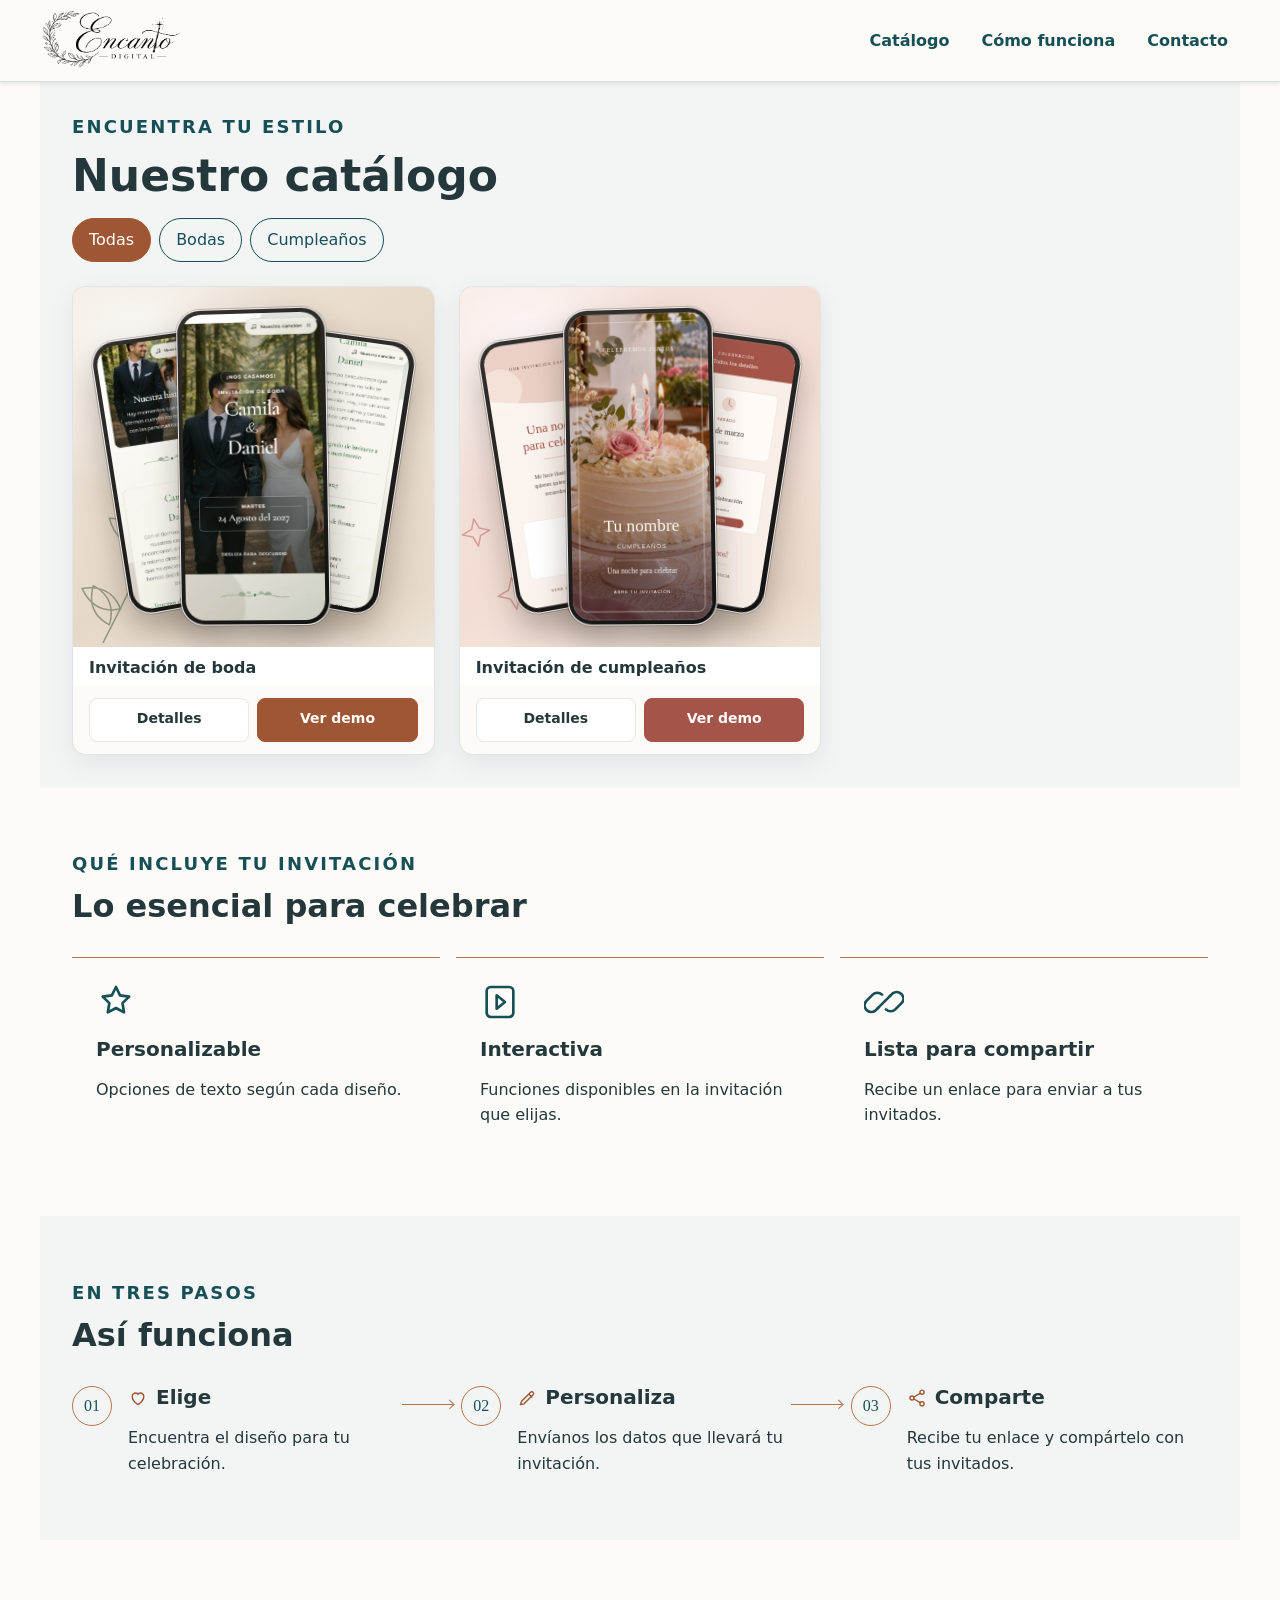
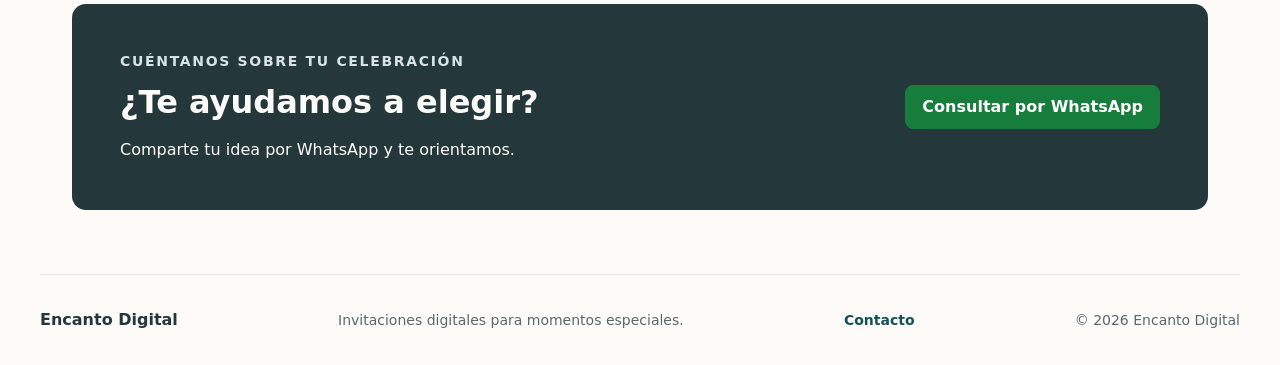
<file: index.html>
<!doctype html>
<html lang="es">
  <head>
    <meta charset="utf-8">
    <meta name="viewport" content="width=device-width, initial-scale=1">
    <meta name="description" content="Encanto Digital: invitaciones digitales para celebrar momentos especiales.">
    <meta name="theme-color" content="#FCFBF8">
    <link rel="icon" type="image/png" href="assets/logo/logoEncantoDigital.png">
    <meta property="og:type" content="website">
    <meta property="og:locale" content="es_EC">
    <meta property="og:title" content="Encanto Digital | Invitaciones digitales">
    <meta property="og:description" content="Invitaciones digitales para celebrar momentos especiales.">
    <meta name="robots" content="index,follow">
    <title>Encanto Digital | Invitaciones digitales</title>
    <link rel="stylesheet" href="css/variables.css">
    <link rel="stylesheet" href="css/styles.css">
    <link rel="stylesheet" href="css/responsive.css">
    <script src="js/catalogo.js" defer></script>
    <script src="js/navigation.js" defer></script>
    <script src="js/app.js" defer></script>
  </head>
  <body>
    <a class="skip-link" href="#contenido">Saltar al contenido</a>
    <header class="site-header container site-header--landing">
      <a class="brand" href="./" aria-label="Encanto Digital, inicio">
        <img src="assets/logo/logoEncantoDigital.png" alt="Encanto Digital" width="1672" height="941">
      </a>
      <button class="menu-toggle" type="button" aria-expanded="false" aria-controls="site-navigation" hidden>
        <span class="menu-toggle__label">Menú</span>
        <span class="menu-toggle__icon" aria-hidden="true"></span>
      </button>
      <nav id="site-navigation" class="site-navigation" aria-label="Navegación principal">
        <a href="#catalogo">Catálogo</a>
        <a href="#como-funciona">Cómo funciona</a>
        <a href="#contacto">Contacto</a>
      </nav>
    </header>

    <main id="contenido">
      <section id="catalogo" class="section section--surface" aria-labelledby="titulo-catalogo">
        <div class="container">
          <div class="section-heading">
            <p class="eyebrow">ENCUENTRA TU ESTILO</p>
            <h1 id="titulo-catalogo">Nuestro cat&aacute;logo</h1>
          </div>
          <div id="catalog-filters" class="catalog-filters" aria-label="Filtrar por categoría"></div>
          <div id="catalog-grid" class="card-grid" aria-live="polite" aria-busy="true">
            <article class="card card--skeleton" aria-hidden="true">
              <div class="card__media"></div>
              <div class="card__content">
                <span class="card-skeleton__category"></span>
                <span class="card-skeleton__title"></span>
                <div class="card__actions">
                  <span class="card-skeleton__action"></span>
                  <span class="card-skeleton__action"></span>
                </div>
              </div>
            </article>
          </div>
          <p id="catalog-empty" class="empty-state" role="status" hidden></p>
        </div>
      </section>

      <section id="beneficios" class="section container" aria-labelledby="titulo-beneficios">
        <div class="section-heading">
          <p class="eyebrow">QU&Eacute; INCLUYE TU INVITACI&Oacute;N</p>
          <h2 id="titulo-beneficios">Lo esencial para celebrar</h2>
        </div>
        <div class="benefit-grid">
          <article class="benefit-card">
            <span class="benefit-card__icon" aria-hidden="true">
              <svg viewBox="0 0 24 24" focusable="false"><path d="M12 3 14.4 8l5.5.8-4 3.9.9 5.5-4.8-2.6-4.9 2.6.9-5.5-4-3.9 5.5-.8L12 3Z"/></svg>
            </span>
            <h3>Personalizable</h3>
            <p>Opciones de texto seg&uacute;n cada dise&ntilde;o.</p>
          </article>
          <article class="benefit-card">
            <span class="benefit-card__icon" aria-hidden="true">
              <svg viewBox="0 0 24 24" focusable="false"><path d="M4 5.5A2.5 2.5 0 0 1 6.5 3h11A2.5 2.5 0 0 1 20 5.5v13a2.5 2.5 0 0 1-2.5 2.5h-11A2.5 2.5 0 0 1 4 18.5v-13Z"/><path d="m10 8 5 4-5 4V8Z"/></svg>
            </span>
            <h3>Interactiva</h3>
            <p>Funciones disponibles en la invitaci&oacute;n que elijas.</p>
          </article>
          <article class="benefit-card">
            <span class="benefit-card__icon" aria-hidden="true">
              <svg viewBox="0 0 24 24" focusable="false"><path d="M8.5 15.5 6.8 17.2a4 4 0 0 1-5.6-5.6l4-4a4 4 0 0 1 5.6 0"/><path d="m15.5 8.5 1.7-1.7a4 4 0 0 1 5.6 5.6l-4 4a4 4 0 0 1-5.6 0"/><path d="m8 16 8-8"/></svg>
            </span>
            <h3>Lista para compartir</h3>
            <p>Recibe un enlace para enviar a tus invitados.</p>
          </article>
        </div>
      </section>

      <section id="como-funciona" class="section section--surface" aria-labelledby="titulo-proceso">
        <div class="container">
          <div class="section-heading">
            <p class="eyebrow">EN TRES PASOS</p>
            <h2 id="titulo-proceso">As&#x00ed; funciona</h2>
          </div>
          <ol class="steps-list">
            <li><span class="step-number">01</span><div><h3 class="step-heading"><span class="step-icon" aria-hidden="true"><svg viewBox="0 0 24 24" focusable="false"><path d="M12 20s-7-4.4-7-10a4 4 0 0 1 7-2.6A4 4 0 0 1 19 10c0 5.6-7 10-7 10Z"/></svg></span>Elige</h3><p>Encuentra el dise&ntilde;o para tu celebraci&oacute;n.</p></div></li>
            <li><span class="step-arrow" aria-hidden="true"></span><span class="step-number">02</span><div><h3 class="step-heading"><span class="step-icon" aria-hidden="true"><svg viewBox="0 0 24 24" focusable="false"><path d="m4 20 4.5-1 10.8-10.8a2.1 2.1 0 0 0-3-3L5.5 16 4 20Z"/><path d="m14.8 7.7 3 3"/></svg></span>Personaliza</h3><p>Env&iacute;anos los datos que llevar&aacute; tu invitaci&oacute;n.</p></div></li>
            <li><span class="step-arrow" aria-hidden="true"></span><span class="step-number">03</span><div><h3 class="step-heading"><span class="step-icon" aria-hidden="true"><svg viewBox="0 0 24 24" focusable="false"><circle cx="18" cy="5" r="2.5"/><circle cx="6" cy="12" r="2.5"/><circle cx="18" cy="19" r="2.5"/><path d="m8.3 10.8 7.4-4.3M8.3 13.2l7.4 4.3"/></svg></span>Comparte</h3><p>Recibe tu enlace y comp&aacute;rtelo con tus invitados.</p></div></li>
          </ol>
        </div>
      </section>

      <section id="contacto" class="contact-section container" aria-labelledby="titulo-contacto">
        <div class="contact-panel">
          <div>
            <p class="eyebrow">CU&Eacute;NTANOS SOBRE TU CELEBRACI&Oacute;N</p>
            <h2 id="titulo-contacto">&iquest;Te ayudamos a elegir?</h2>
            <p>Comparte tu idea por WhatsApp y te orientamos.</p>
          </div>
          <button id="contact-button" class="button button--light" type="button" disabled>
            Consultar por WhatsApp
          </button>
        </div>
      </section>
    </main>

    <a id="whatsapp-float" class="whatsapp-float" href="#" target="_blank" rel="noopener noreferrer" aria-label="Consultar por WhatsApp" hidden>
      <svg viewBox="0 0 32 32" focusable="false" aria-hidden="true"><path d="M16 4a11.5 11.5 0 0 0-9.9 17.4L4.5 27l5.8-1.5A11.5 11.5 0 1 0 16 4Z"/><path d="M11.2 9.8c-.3-.5-.6-.5-.9-.5h-.8c-.3 0-.7.1-1 .5-.4.4-1.3 1.3-1.3 3.1s1.3 3.6 1.5 3.8c.2.3 2.5 4.1 6.2 5.6 3.1 1.2 3.7 1 4.4.9.7-.1 2.2-.9 2.5-1.8.3-.9.3-1.6.2-1.8-.1-.2-.4-.3-.8-.5l-2.4-1.2c-.3-.1-.6-.2-.8.2-.2.3-.9 1.2-1.1 1.4-.2.2-.4.3-.8.1-.4-.2-1.6-.6-3-1.9-1.1-1-1.9-2.2-2.1-2.6-.2-.4 0-.6.2-.8l.6-.7c.2-.2.3-.4.4-.6.1-.2 0-.5 0-.7l-1-2.4Z"/></svg>
    </a>

    <footer class="site-footer container">
      <a class="footer-brand" href="./">Encanto Digital</a>
      <p>Invitaciones digitales para momentos especiales.</p>
      <a class="footer-contact" href="#contacto">Contacto</a>
      <small>© <span id="current-year"></span> Encanto Digital</small>
    </footer>
  </body>
</html>
</file>
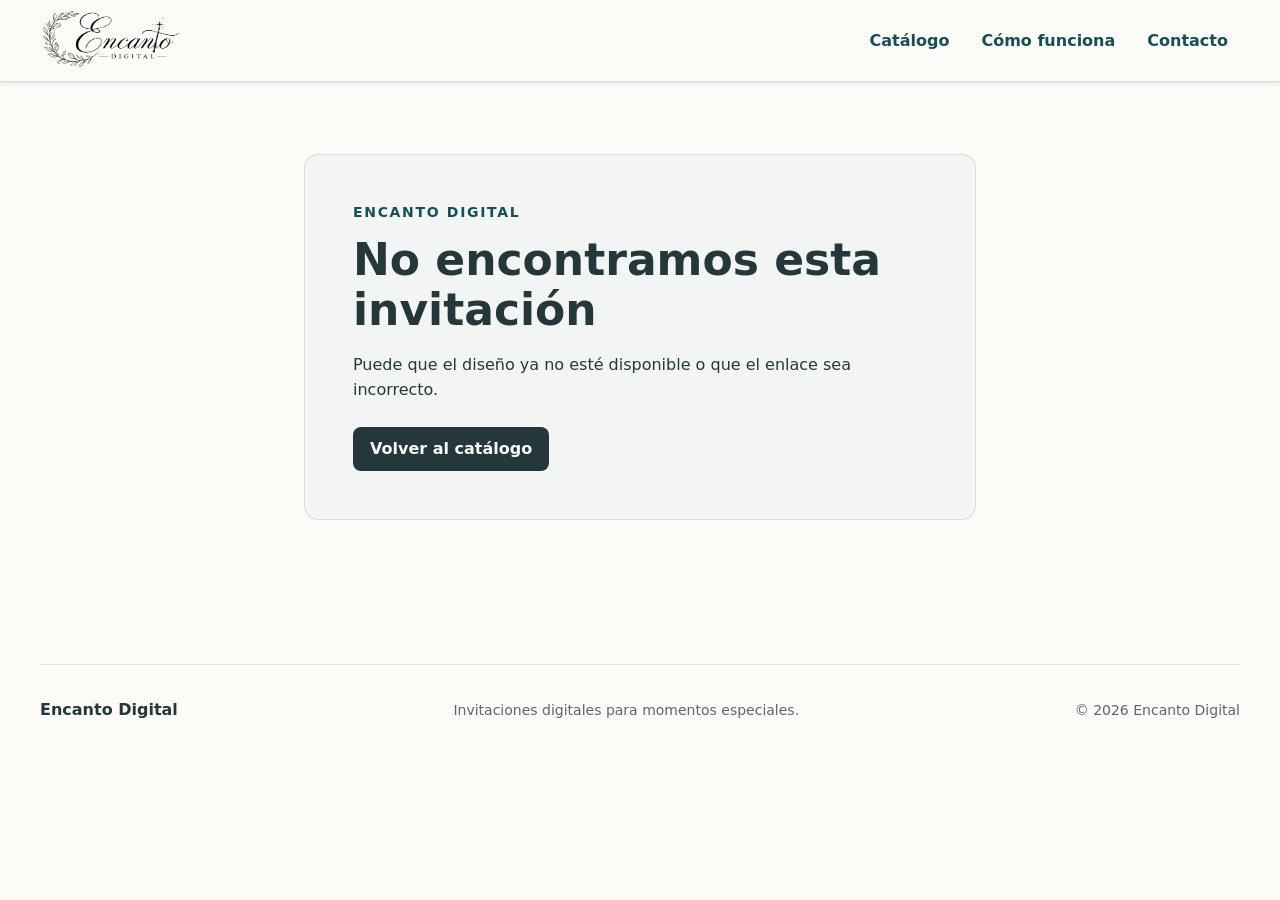
<file: invitacion/index.html>
<!doctype html>
<html lang="es">
  <head>
    <meta charset="utf-8">
    <meta name="viewport" content="width=device-width, initial-scale=1">
    <meta name="description" content="Conoce los detalles, opciones y condiciones de esta invitaci&#x00f3;n digital de Encanto Digital.">
    <meta name="theme-color" content="#FCFBF8">
    <link rel="icon" type="image/png" href="../assets/logo/logoEncantoDigital.png">
    <meta name="robots" content="index,follow">
    <title>Detalles de la invitaci&#x00f3;n | Encanto Digital</title>
    <link rel="stylesheet" href="../css/variables.css">
    <link rel="stylesheet" href="../css/styles.css">
    <link rel="stylesheet" href="../css/details.css">
    <link rel="stylesheet" href="../css/responsive.css">
    <script src="../js/catalogo.js" defer></script>
    <script src="../js/navigation.js" defer></script>
    <script src="details.js" defer></script>
  </head>
  <body>
    <a class="skip-link" href="#contenido">Saltar al contenido</a>
    <header class="site-header site-header--landing detail-header">
      <a class="brand" href="../" aria-label="Encanto Digital, inicio">
        <img src="../assets/logo/logoEncantoDigital.png" alt="Encanto Digital" width="1672" height="941">
      </a>
      <button class="menu-toggle" type="button" aria-expanded="false" aria-controls="site-navigation" hidden>
        <span class="menu-toggle__label">Men&uacute;</span>
        <span class="menu-toggle__icon" aria-hidden="true"></span>
      </button>
      <nav id="site-navigation" class="site-navigation" aria-label="Navegaci&oacute;n principal">
        <a href="../#catalogo">Cat&aacute;logo</a>
        <a href="../#como-funciona">C&oacute;mo funciona</a>
        <a href="../#contacto">Contacto</a>
      </nav>
    </header>

    <main id="contenido" class="detail-page container" aria-busy="true">
      <p id="detail-status" class="detail-status" role="status">Cargando invitaci&#x00f3;n...</p>

      <section id="detail-error" class="detail-error" aria-labelledby="detail-error-title" hidden>
        <p class="eyebrow">ENCANTO DIGITAL</p>
        <h1 id="detail-error-title">No encontramos esta invitaci&#x00f3;n</h1>
        <p>Puede que el dise&#x00f1;o ya no est&#x00e9; disponible o que el enlace sea incorrecto.</p>
        <a class="button" href="../#catalogo">Volver al cat&#x00e1;logo</a>
      </section>

      <article id="invitation-detail" class="invitation-detail" hidden>
        <a class="detail-back" href="../#catalogo"><span aria-hidden="true">&#8592;</span> Volver al cat&#x00e1;logo</a>

        <section class="detail-hero" aria-labelledby="detail-title">
          <div id="detail-visual" class="detail-visual"></div>
          <div class="detail-hero__content">
            <p id="detail-category" class="eyebrow"></p>
            <h1 id="detail-title"></h1>
            <p id="detail-description" class="detail-description"></p>
            <div id="detail-demo-action" class="detail-demo-action"></div>
          </div>
        </section>

        <section id="detail-personalization" class="detail-section" aria-labelledby="personalization-title" hidden>
          <p class="eyebrow">A TU ESTILO</p>
          <h2 id="personalization-title">Personal&#x00ed;zala</h2>
          <ul id="personalization-options" class="detail-chips"></ul>
        </section>

        <section id="detail-features" class="detail-section" aria-labelledby="features-title" hidden>
          <p class="eyebrow">FUNCIONES DEL DISE&#x00d1;O</p>
          <h2 id="features-title">Una invitaci&#x00f3;n interactiva</h2>
          <ul id="feature-list" class="detail-feature-list"></ul>
        </section>

        <section class="detail-section detail-information" aria-labelledby="information-title">
          <p class="eyebrow">DETALLES DEL SERVICIO</p>
          <h2 id="information-title">Antes de confirmar tu pedido</h2>
          <div id="detail-accordions" class="detail-accordions"></div>
        </section>

        <section class="detail-contact" aria-labelledby="detail-contact-title">
          <div>
            <p class="eyebrow">TU CELEBRACI&#x00d3;N EMPIEZA AQU&#x00cd;</p>
            <h2 id="detail-contact-title">&#x00bf;Te gusta este dise&#x00f1;o?</h2>
            <p>Escr&#x00ed;benos y cu&#x00e9;ntanos qu&#x00e9; necesitas para tu evento.</p>
          </div>
          <div id="detail-contact-action"></div>
        </section>
      </article>
    </main>

    <footer class="site-footer container detail-footer">
      <a class="footer-brand" href="../">Encanto Digital</a>
      <p>Invitaciones digitales para momentos especiales.</p>
      <small>&copy; <span id="current-year"></span> Encanto Digital</small>
    </footer>
  </body>
</html>
</file>
<file: css/variables.css>
:root {
  color-scheme: light;
  --color-background: #FCFBF8;
  --color-surface: #F2F5F4;
  --color-text: #24383B;
  --color-muted: #5A696B;
  --color-accent: #174F57;
  --color-detail: #B8734E;
  --color-detail-strong: #9F5634;
  --color-header: var(--color-detail-strong);
  --color-whatsapp: #167D3D;
  --color-whatsapp-hover: #115E31;
  --color-detail-soft: #E5C9BA;
  --color-border: rgb(36 56 59 / 12%);
  --color-accent-hover: #103D44;

  --font-body: system-ui, -apple-system, BlinkMacSystemFont, "Segoe UI", sans-serif;
  --font-size-small: 0.875rem;
  --font-size-body: 1rem;
  --font-size-lead: 1.125rem;
  --font-size-h3: 1.25rem;
  --font-size-h2: clamp(1.5rem, 1.2rem + 1vw, 2rem);
  --font-size-h1: clamp(1.85rem, 1.45rem + 2vw, 2.75rem);
  --line-height-body: 1.6;
  --line-height-heading: 1.15;

  --space-1: 0.25rem;
  --space-2: 0.5rem;
  --space-3: 0.75rem;
  --space-4: 1rem;
  --space-6: 1.5rem;
  --space-8: 2rem;
  --space-12: 3rem;
  --space-16: 4rem;

  --content-width: 75rem;
  --content-gutter: 1.25rem;
  --radius-control: 0.5rem;
  --radius-card: 0.875rem;
  --border-subtle: 1px solid var(--color-border);
  --shadow-card: 0 0.5rem 1.5rem rgb(36 56 59 / 8%);
  --shadow-card-hover: 0 0.8rem 2rem rgb(36 56 59 / 12%);
  --transition-fast: 160ms ease;
  --focus-ring: 0 0 0 3px var(--color-background), 0 0 0 5px var(--color-accent);
}
</file>
<file: css/styles.css>
* {
  box-sizing: border-box;
}

[hidden] {
  display: none !important;
}

html {
  scroll-behavior: smooth;
}

body {
  margin: 0;
  background: var(--color-background);
  color: var(--color-text);
  font-family: var(--font-body);
  font-size: var(--font-size-body);
  line-height: var(--line-height-body);
}

img {
  max-width: 100%;
}

h1,
h2,
h3 {
  margin: 0 0 var(--space-4);
  font-weight: 650;
  line-height: var(--line-height-heading);
}

h1 {
  font-size: var(--font-size-h1);
}

h2 {
  font-size: var(--font-size-h2);
}

h3 {
  font-size: var(--font-size-h3);
}

p {
  margin: 0 0 var(--space-4);
}

a {
  color: var(--color-accent);
  text-underline-offset: 0.18em;
}

.skip-link {
  position: absolute;
  top: 0.5rem;
  left: 0.5rem;
  z-index: 1;
  padding: var(--space-2) var(--space-3);
  transform: translateY(-160%);
  background: var(--color-text);
  color: var(--color-background);
}

.skip-link:focus {
  transform: translateY(0);
  box-shadow: var(--focus-ring);
}

.site-header,
.site-footer,
main,
.container {
  width: min(var(--content-width), calc(100% - var(--content-gutter) - var(--content-gutter)));
  margin-inline: auto;
}

.site-header {
  position: relative;
  display: flex;
  min-height: 4.5rem;
  align-items: center;
  justify-content: space-between;
  gap: var(--space-4);
}

.site-header--landing {
  width: 100%;
  max-width: none;
  min-height: 5rem;
  padding-inline: max(var(--content-gutter), calc((100% - var(--content-width)) / 2));
  border-bottom: 1px solid #D9DEDC;
  background: var(--color-background);
  color: var(--color-text);
  box-shadow: 0 2px 4px rgb(36 56 59 / 10%);
}

.site-header--landing .menu-toggle {
  border-color: #D9DEDC;
  background: transparent;
  color: var(--color-muted);
}

.site-header--landing .site-navigation a {
  border-radius: var(--radius-control);
  color: var(--color-accent);
  font-weight: 600;
  text-decoration: none;
}

.site-header--landing .site-navigation a:hover {
  background: var(--color-surface);
}

.brand {
  display: inline-block;
  flex: 0 1 9rem;
  color: inherit;
  text-decoration: none;
}

.brand img {
  display: block;
  width: 100%;
  height: auto;
}

.site-header nav a {
  display: inline-block;
  padding: var(--space-2) var(--space-3);
}

.site-navigation {
  display: flex;
  align-items: center;
  gap: var(--space-2);
}

.menu-toggle {
  display: inline-flex;
  align-items: center;
  gap: var(--space-2);
}

.menu-toggle__icon,
.menu-toggle__icon::before,
.menu-toggle__icon::after {
  width: 1.15rem;
  height: 2px;
  border-radius: 2px;
  background: currentColor;
}

.menu-toggle__icon {
  position: relative;
}

.menu-toggle__icon::before,
.menu-toggle__icon::after {
  position: absolute;
  left: 0;
  content: "";
}

.menu-toggle__icon::before {
  top: -0.35rem;
}

.menu-toggle__icon::after {
  top: 0.35rem;
}

.menu-toggle[aria-expanded="true"] .menu-toggle__icon {
  background: transparent;
}

.menu-toggle[aria-expanded="true"] .menu-toggle__icon::before {
  top: 0;
  transform: rotate(45deg);
}

.menu-toggle[aria-expanded="true"] .menu-toggle__icon::after {
  top: 0;
  transform: rotate(-45deg);
}

.hero {
  display: block;
  min-height: 0;
  padding-block: var(--space-6) var(--space-4);
}

.hero__copy {
  max-width: 48rem;
}

.hero h1 {
  max-width: 24ch;
  margin-bottom: var(--space-2);
}

.hero .eyebrow {
  margin-bottom: var(--space-2);
}

.eyebrow {
  margin-bottom: var(--space-3);
  color: var(--color-accent);
  font-size: var(--font-size-small);
  font-weight: 700;
  letter-spacing: 0.12em;
  line-height: 1.4;
}

.hero__description {
  max-width: 44rem;
  margin-bottom: 0;
  color: var(--color-muted);
  font-size: var(--font-size-body);
}

#catalogo {
  padding-block: var(--space-8);
}

#catalogo .section-heading {
  margin-bottom: var(--space-4);
}

#catalogo .section-heading h2 {
  margin-bottom: 0;
}

.section {
  padding-block: var(--space-16);
}

.section--surface {
  background: var(--color-surface);
}

.section--surface > .container,
.contact-section {
  width: 100%;
  max-width: none;
  padding-inline: max(var(--content-gutter), calc((100% - var(--content-width)) / 2));
}

.section-heading {
  max-width: 44rem;
  margin-bottom: var(--space-8);
}

.section-heading h2,
.contact-panel h2 {
  max-width: 22ch;
}

.section-heading > p:last-child {
  max-width: 42rem;
  margin-bottom: 0;
  font-size: var(--font-size-lead);
}

.catalog-filters {
  display: flex;
  flex-wrap: wrap;
  gap: var(--space-2);
  margin-bottom: var(--space-6);
}

.catalog-filters:empty {
  min-height: 2.75rem;
}

.filter-button {
  min-height: 2.75rem;
  padding: var(--space-2) var(--space-4);
  border: 1px solid var(--color-accent);
  border-radius: 999px;
  background: transparent;
  color: var(--color-accent);
  font: inherit;
  cursor: pointer;
  transition: color var(--transition-fast), background-color var(--transition-fast), border-color var(--transition-fast);
}

.filter-button[aria-pressed="true"] {
  border-color: var(--color-header);
  background: var(--color-header);
  color: #fff;
}

.empty-state {
  max-width: 44rem;
  margin: 0;
  padding: var(--space-8);
  border: var(--border-subtle);
  border-radius: var(--radius-card);
  background: var(--color-background);
  color: var(--color-text);
}

.benefit-grid {
  display: grid;
  grid-template-columns: repeat(4, minmax(0, 1fr));
  gap: var(--space-4);
}

.benefit-card {
  padding: var(--space-6);
  border-top: 1px solid var(--color-detail);
}

.benefit-card__icon {
  display: grid;
  width: 2.5rem;
  aspect-ratio: 1;
  place-items: center;
  margin-bottom: var(--space-4);
  color: var(--color-accent);
}

.benefit-card__icon svg {
  width: 100%;
  height: 100%;
  fill: none;
  stroke: currentColor;
  stroke-linecap: round;
  stroke-linejoin: round;
  stroke-width: 1.6;
}

.benefit-card p,
.steps-list p {
  margin-bottom: 0;
}

.steps-list {
  display: grid;
  grid-template-columns: repeat(3, minmax(0, 1fr));
  gap: var(--space-8);
  margin: 0;
  padding: 0;
  list-style: none;
}

.steps-list li {
  position: relative;
  display: flex;
  align-items: flex-start;
  gap: var(--space-4);
}

.step-heading {
  display: flex;
  align-items: center;
  gap: var(--space-2);
}

.step-icon {
  display: inline-grid;
  width: 1.25rem;
  flex: 0 0 1.25rem;
  aspect-ratio: 1;
  place-items: center;
  color: var(--color-detail-strong);
}

.step-icon svg {
  width: 100%;
  height: 100%;
  fill: none;
  stroke: currentColor;
  stroke-linecap: round;
  stroke-linejoin: round;
  stroke-width: 1.7;
}

.step-arrow {
  position: absolute;
  top: 1.15rem;
  right: calc(100% + var(--space-2));
  width: clamp(1.25rem, 4vw, 4.5rem);
  height: 1px;
  background: var(--color-detail);
}

.step-arrow::after {
  position: absolute;
  top: -0.2rem;
  right: 0;
  width: 0.4rem;
  height: 0.4rem;
  border-top: 1px solid var(--color-detail);
  border-right: 1px solid var(--color-detail);
  content: "";
  transform: rotate(45deg);
}

.step-number {
  display: grid;
  width: 2.5rem;
  flex: 0 0 2.5rem;
  aspect-ratio: 1;
  place-items: center;
  border: 1px solid var(--color-detail);
  border-radius: 50%;
  color: var(--color-accent);
  font-family: Georgia, serif;
}

.contact-section {
  padding-block: var(--space-16);
}

.contact-panel {
  display: flex;
  align-items: center;
  justify-content: space-between;
  gap: var(--space-8);
  max-width: var(--content-width);
  margin-inline: auto;
  padding: clamp(var(--space-6), 6vw, var(--space-12));
  border-radius: var(--radius-card);
  background: var(--color-text);
  color: var(--color-background);
}

.contact-panel .eyebrow {
  color: #D9E2E8;
}

.contact-panel h2 {
  font-size: var(--font-size-h2);
}

.contact-panel p:last-child {
  max-width: 38rem;
  margin-bottom: 0;
}

.button--light {
  flex: 0 0 auto;
  background: var(--color-background);
  color: var(--color-text);
}

.contact-panel #contact-button {
  border-color: var(--color-whatsapp);
  background: var(--color-whatsapp);
  color: #fff;
}

.contact-panel #contact-button:hover {
  border-color: var(--color-whatsapp-hover);
  background: var(--color-whatsapp-hover);
}

.button--light:hover {
  background: var(--color-surface);
  color: var(--color-text);
}

.button:disabled,
button:disabled {
  cursor: not-allowed;
  opacity: 0.78;
}

.button--light:disabled {
  background: var(--color-background);
  color: var(--color-text);
  opacity: 1;
}

.card__actions {
  display: flex;
  flex-wrap: wrap;
  align-items: center;
  gap: var(--space-2);
  margin-top: var(--space-4);
}

.button--card {
  min-height: 2.75rem;
  font-size: var(--font-size-small);
}

.button--unavailable {
  cursor: not-allowed;
  opacity: 0.7;
  text-decoration: none;
}

.site-footer {
  display: flex;
  flex-wrap: wrap;
  align-items: center;
  justify-content: space-between;
  gap: var(--space-2) var(--space-6);
  padding-block: var(--space-8);
  border-top: var(--border-subtle);
}

.footer-brand {
  color: var(--color-text);
  font-weight: 700;
  text-decoration: none;
}

.site-footer p {
  margin: 0;
  color: var(--color-muted);
  font-size: var(--font-size-small);
}

.site-footer small {
  color: var(--color-muted);
  font-size: var(--font-size-small);
}

.footer-contact {
  color: var(--color-accent);
  font-size: var(--font-size-small);
  font-weight: 650;
  text-decoration: none;
}

.whatsapp-float {
  position: fixed;
  z-index: 5;
  right: var(--space-4);
  bottom: max(var(--space-4), env(safe-area-inset-bottom));
  display: grid;
  width: 3.5rem;
  aspect-ratio: 1;
  place-items: center;
  border-radius: 50%;
  background: var(--color-whatsapp);
  color: #fff;
  box-shadow: 0 0.25rem 0.75rem rgb(36 56 59 / 16%);
  text-decoration: none;
  transition: background-color var(--transition-fast), transform var(--transition-fast);
}

.whatsapp-float svg {
  width: 1.65rem;
  height: 1.65rem;
  fill: none;
  stroke: currentColor;
  stroke-linecap: round;
  stroke-linejoin: round;
  stroke-width: 1.5;
}

.whatsapp-float:hover {
  transform: translateY(-0.15rem);
  background: var(--color-whatsapp-hover);
}

.whatsapp-float:focus-visible {
  box-shadow: var(--focus-ring), var(--shadow-card-hover);
}

main > section {
  padding-block: var(--space-12);
}

.intro {
  max-width: 42rem;
}

.intro > p,
.section-heading > p {
  font-size: var(--font-size-lead);
}

.button,
button {
  display: inline-block;
  min-height: 2.75rem;
  padding: var(--space-2) var(--space-4);
  border: 1px solid transparent;
  border-radius: var(--radius-control);
  background: var(--color-text);
  color: var(--color-background);
  font: inherit;
  font-weight: 600;
  text-decoration: none;
  cursor: pointer;
  transition: background-color var(--transition-fast), color var(--transition-fast), border-color var(--transition-fast);
}

.button:hover,
button:hover {
  background: var(--color-accent-hover);
}

.button--secondary {
  border-color: var(--color-accent);
  background: transparent;
  color: var(--color-accent);
}

.button--secondary:hover {
  background: var(--color-accent);
  color: var(--color-background);
}

:where(a, button, input, select, textarea, [tabindex]):focus-visible {
  outline: none;
  box-shadow: var(--focus-ring);
}

.card-grid {
  display: grid;
  grid-template-columns: minmax(0, 1fr);
  gap: var(--space-6);
  align-items: start;
}

.card {
  position: relative;
  overflow: hidden;
  border: var(--border-subtle);
  border-radius: var(--radius-card);
  background: var(--color-background);
  box-shadow: var(--shadow-card);
  transition: box-shadow var(--transition-fast), transform var(--transition-fast);
}

.card__media {
  position: relative;
  overflow: hidden;
  aspect-ratio: 1 / 1;
  background: var(--color-surface);
}

.card__media--premium {
  display: grid;
  isolation: isolate;
  place-items: center;
  background: linear-gradient(140deg, #F1E9DF, #E6D8C8 52%, #F4EEE6);
}

.card__media--birthday {
  background: linear-gradient(145deg, #F6E4DF, #F3DDD4 52%, #F7EEE6);
}

.card__media--premium::before {
  position: absolute;
  z-index: 1;
  inset: 8%;
  border: 1px solid rgb(143 112 84 / 28%);
  border-radius: 50%;
  content: "";
  transform: rotate(-18deg) scaleX(0.8);
}

.card__media--premium::after {
  position: absolute;
  z-index: 0;
  inset: 0;
  background:
    radial-gradient(ellipse at 18% 18%, rgb(255 255 255 / 78%), transparent 34%),
    radial-gradient(ellipse at 88% 82%, rgb(188 154 119 / 24%), transparent 36%);
  content: "";
}

.card__floral {
  position: absolute;
  z-index: 1;
  bottom: 1%;
  left: 1%;
  width: 34%;
  color: #61725B;
  opacity: 0.62;
  transform: rotate(-10deg);
}

.card__floral svg {
  display: block;
  width: 100%;
  height: auto;
  fill: none;
  stroke: currentColor;
  stroke-linecap: round;
  stroke-linejoin: round;
  stroke-width: 2;
}

.card__media--birthday .card__floral {
  color: #C77978;
}

.card__media picture {
  display: block;
  width: 100%;
  height: 100%;
}

.card__image {
  display: block;
  width: 100%;
  height: 100%;
  object-fit: cover;
  transition: transform var(--transition-fast);
}

.card__image.is-unavailable {
  display: none;
}

.card__phone-mockup {
  position: absolute;
  z-index: 3;
  top: 50%;
  left: 50%;
  height: 88%;
  aspect-ratio: 9 / 19;
  padding: 0.28rem;
  overflow: hidden;
  border: 1px solid rgb(255 255 255 / 90%);
  border-radius: 1.5rem;
  background: linear-gradient(145deg, #34312D, #111);
  box-shadow: 0 1.1rem 2rem rgb(49 37 25 / 34%), 0 0 0 1px rgb(66 56 47 / 28%);
  transform: translate(-50%, -50%) perspective(70rem) rotateY(-5deg) rotateZ(-1deg);
  transition: transform var(--transition-fast), box-shadow var(--transition-fast);
}

.card__phone-mockup--left {
  z-index: 2;
  top: 51%;
  left: 28%;
  height: 76%;
  transform: translate(-50%, -50%) perspective(70rem) rotateY(10deg) rotateZ(-9deg);
}

.card__phone-mockup--right {
  z-index: 2;
  top: 51%;
  left: 72%;
  height: 76%;
  transform: translate(-50%, -50%) perspective(70rem) rotateY(-10deg) rotateZ(9deg);
}

.card__phone-mockup--front {
  z-index: 3;
}

.card__screen {
  display: block;
  width: 100%;
  height: 100%;
  border-radius: 1.25rem;
  object-fit: cover;
}

.card__content {
  padding: var(--space-6);
}

.card__detail-link {
  display: block;
  color: inherit;
  text-decoration: none;
}

.card__cover-title {
  margin: 0;
  padding: var(--space-3) var(--space-4) var(--space-2);
  background: #fff;
  color: var(--color-text);
  font-size: var(--font-size-body);
  line-height: var(--line-height-heading);
}

.invitation-card .card__actions {
  display: flex;
  flex-wrap: nowrap;
  align-items: stretch;
  gap: var(--space-2);
  position: relative;
  z-index: 1;
  padding: var(--space-3) var(--space-4);
  margin: 0;
}

.invitation-card .button--card {
  min-width: 0;
  flex: 1 1 0;
  padding-inline: var(--space-2);
  font-size: var(--font-size-small);
  text-align: center;
  white-space: nowrap;
}

.invitation-card .button--details {
  border-color: var(--color-border);
  background: #fff;
  color: var(--color-text);
}

.invitation-card .button--details:hover {
  border-color: var(--color-accent);
  background: var(--color-surface);
  color: var(--color-text);
}

.invitation-card .button--demo {
  border-color: var(--color-detail-strong);
  background: var(--color-detail-strong);
  color: #fff;
}

.invitation-card .button--demo[data-theme="mujer"] {
  border-color: #A45449;
  background: #A45449;
}

.invitation-card .button--demo[data-theme="mujer"]:hover {
  border-color: #843F37;
  background: #843F37;
}

.invitation-card .button--demo:hover {
  border-color: #87492D;
  background: #87492D;
  color: #fff;
}

.card__detail-link:focus-visible {
  outline: 3px solid var(--color-accent);
  outline-offset: -5px;
}

.card--skeleton {
  pointer-events: none;
}

.card-skeleton__category,
.card-skeleton__title,
.card-skeleton__action {
  display: block;
  border-radius: var(--radius-control);
  background: var(--color-surface);
}

.card-skeleton__category {
  width: 4rem;
  height: 1.4rem;
  margin-bottom: var(--space-2);
}

.card-skeleton__title {
  width: min(75%, 13rem);
  height: 1.45rem;
}

.card-skeleton__action {
  width: 5.5rem;
  height: 2.75rem;
}

.card-skeleton__action:last-child {
  width: 5rem;
}

.card__meta {
  margin-bottom: var(--space-2);
  color: var(--color-accent);
  font-size: var(--font-size-small);
  font-weight: 700;
  letter-spacing: 0.08em;
  text-transform: uppercase;
}

.invitation-card h3 {
  margin-bottom: 0;
}

@media (hover: hover) and (pointer: fine) {
  .card:hover {
    transform: translateY(-0.2rem);
    box-shadow: var(--shadow-card-hover);
  }

  .card:hover .card__image:not(.is-unavailable) {
    transform: scale(1.025);
  }

  .card:hover .card__phone-mockup {
    box-shadow: 0 1.3rem 2.2rem rgb(49 37 25 / 38%), 0 0 0 1px rgb(66 56 47 / 28%);
  }

  .card:hover .card__phone-mockup--left {
    transform: translate(-50%, -50%) perspective(70rem) rotateY(10deg) rotateZ(-9deg) translateY(-0.12rem);
  }

  .card:hover .card__phone-mockup--right {
    transform: translate(-50%, -50%) perspective(70rem) rotateY(-10deg) rotateZ(9deg) translateY(-0.12rem);
  }

  .card:hover .card__phone-mockup--front {
    transform: translate(-50%, -50%) perspective(70rem) rotateY(-5deg) rotateZ(-1deg) translateY(-0.12rem);
  }
}

@keyframes catalog-card-enter {
  from { opacity: 0; transform: translateY(0.35rem); }
  to { opacity: 1; transform: translateY(0); }
}

.card--entering {
  animation: catalog-card-enter 180ms ease-out both;
}
</file>
<file: css/responsive.css>
.benefit-grid,
.steps-list {
  grid-template-columns: minmax(0, 1fr);
}

.contact-panel {
  align-items: flex-start;
  flex-direction: column;
}

@media (max-width: 40rem) {
  .whatsapp-float {
    right: var(--space-3);
    bottom: calc(var(--space-4) + env(safe-area-inset-bottom, 0px));
    width: 3rem;
  }

  .detail-page {
    padding-block: var(--space-4) var(--space-12);
  }

  .detail-hero {
    grid-template-columns: minmax(0, 1fr);
    gap: var(--space-6);
    padding-bottom: var(--space-8);
  }

  .detail-visual--phone {
    width: min(100%, 15rem);
  }

  .detail-hero__content h1 {
    font-size: clamp(1.8rem, 1.4rem + 3vw, 2.5rem);
  }

  .detail-chips {
    grid-template-columns: minmax(0, 1fr);
  }

  .detail-feature-list {
    grid-template-columns: repeat(2, minmax(0, 1fr));
    gap: var(--space-2);
  }

  .detail-feature {
    min-height: 0;
    padding: var(--space-2);
  }

  #detail-features h2,
  .detail-information h2 {
    margin-bottom: var(--space-4);
  }

  .detail-section {
    padding-block: var(--space-6);
  }

  .detail-contact {
    align-items: stretch;
    flex-direction: column;
    gap: var(--space-4);
    margin-top: var(--space-6);
  }

  .detail-contact__button {
    width: 100%;
    text-align: center;
  }

  .catalog-filters {
    flex-wrap: nowrap;
    overflow-x: auto;
    margin-inline: calc(var(--content-gutter) * -1);
    padding: 0 var(--content-gutter) var(--space-2);
    scrollbar-width: thin;
  }

  .site-navigation {
    position: absolute;
    z-index: 2;
    top: calc(100% - var(--space-2));
    right: 0;
    left: 0;
    display: flex;
    align-items: stretch;
    flex-direction: column;
    gap: 0;
    padding: var(--space-2);
    border: var(--border-subtle);
    border-radius: var(--radius-control);
    background: var(--color-background);
    box-shadow: var(--shadow-card);
  }

  .card-grid {
    gap: var(--space-3);
  }

  .card__content {
    padding: var(--space-3);
  }

  .card__actions {
    padding: 0 var(--space-3) var(--space-3);
  }

  .card__actions {
    gap: var(--space-1);
  }

  .invitation-card .card__actions {
    gap: 0.25rem;
    padding-inline: var(--space-2);
  }

  .button--card {
    min-height: 2.75rem;
    padding-inline: var(--space-2);
    font-size: 0.75rem;
  }

  .invitation-card .button--card {
    padding-inline: 0.25rem;
    font-size: 0.6875rem;
  }

  .site-navigation a {
    padding: var(--space-3);
  }

  .site-footer {
    align-items: flex-start;
    flex-direction: column;
  }

  .steps-list {
    gap: var(--space-8);
  }

  .step-arrow {
    top: -1.75rem;
    right: auto;
    left: 1rem;
    width: 1.25rem;
    transform: rotate(90deg);
  }
}

@media (min-width: 22.5rem) {
  .card-grid {
    grid-template-columns: repeat(2, minmax(0, 1fr));
  }
}

@media (min-width: 22.5rem) and (max-width: 40rem) {
  .card-grid:has(> .card:only-child) .card {
    grid-column: 1 / -1;
  }
}

@media (max-width: 22rem) {
  .detail-feature {
    flex-direction: column;
    gap: var(--space-1);
  }
}

@media (min-width: 40rem) {
  :root {
    --content-gutter: 2rem;
  }

  .card-grid,
  .benefit-grid,
  .steps-list {
    grid-template-columns: repeat(2, minmax(0, 1fr));
  }
}

@media (min-width: 64rem) {
  .card-grid,
  .steps-list {
    grid-template-columns: repeat(3, minmax(0, 1fr));
  }

  .benefit-grid {
    grid-template-columns: repeat(3, minmax(0, 1fr));
  }

  .contact-panel {
    align-items: center;
    flex-direction: row;
  }
}

@media (prefers-reduced-motion: reduce) {
  html {
    scroll-behavior: auto;
  }

  *,
  *::before,
  *::after {
    scroll-behavior: auto !important;
    animation-duration: 0.01ms !important;
    transition-duration: 0.01ms !important;
  }
}
</file>
<file: css/details.css>
.detail-header {
  border-bottom: 1px solid #D9DEDC;
}

.detail-back {
  display: inline-flex;
  min-height: 2.75rem;
  align-items: center;
  gap: var(--space-2);
  margin-bottom: var(--space-6);
  font-weight: 600;
  text-decoration: none;
}

.detail-page {
  min-height: 55vh;
  padding-block: var(--space-6) var(--space-16);
}

.detail-page[aria-busy="true"] {
  min-height: 100vh;
  min-height: 100svh;
}

.detail-status {
  padding-block: var(--space-8);
  color: var(--color-muted);
}

.detail-error {
  max-width: 42rem;
  margin: var(--space-12) auto;
  padding: clamp(var(--space-6), 5vw, var(--space-12));
  border: var(--border-subtle);
  border-radius: var(--radius-card);
  background: var(--color-surface);
}

.detail-error h1 {
  max-width: 18ch;
}

.detail-error p:not(.eyebrow) {
  max-width: 38rem;
  margin-bottom: var(--space-6);
}

.detail-hero {
  display: grid;
  align-items: center;
  grid-template-columns: minmax(0, 0.9fr) minmax(0, 1.1fr);
  gap: clamp(var(--space-6), 7vw, var(--space-16));
  padding-bottom: var(--space-12);
}

.detail-visual {
  overflow: hidden;
  aspect-ratio: 3 / 4;
  border: var(--border-subtle);
  border-radius: var(--radius-card);
  background: var(--color-surface);
  box-shadow: var(--shadow-card);
}

.detail-visual picture,
.detail-visual img {
  display: block;
  width: 100%;
  height: 100%;
}

.detail-visual img {
  object-fit: contain;
}

.detail-visual--phone {
  width: min(100%, 18rem);
  justify-self: center;
  aspect-ratio: 9 / 16;
  padding: 0.375rem;
  border: 0.4rem solid var(--color-text);
  border-radius: 2.25rem;
  background: var(--color-text);
}

.detail-visual--phone picture {
  overflow: hidden;
  border-radius: 1.5rem;
}

.detail-visual--phone img {
  object-fit: cover;
}

.detail-visual--empty {
  display: grid;
  place-items: center;
  padding: var(--space-6);
  color: var(--color-muted);
  text-align: center;
}

.detail-hero__content {
  max-width: 42rem;
}

.detail-hero__content h1 {
  max-width: 18ch;
  margin-bottom: var(--space-4);
}

.detail-description {
  max-width: 38rem;
  margin-bottom: var(--space-6);
  color: var(--color-muted);
  font-size: var(--font-size-lead);
}

.detail-demo-action__label {
  margin-bottom: var(--space-3);
  color: var(--color-muted);
  font-size: 0.9375rem;
  font-weight: 600;
}

.detail-demo-action__choices {
  display: flex;
  flex-wrap: wrap;
  gap: var(--space-3);
}

.detail-demo-action .button {
  min-height: 2.875rem;
  padding-inline: var(--space-4);
  border-color: var(--color-detail-strong);
  background: var(--color-detail-strong);
  color: #fff;
  font-weight: 700;
  text-align: center;
}

.detail-demo-action__choice {
  flex: 1 1 10rem;
}

.detail-demo-action .detail-demo-action__choice {
  border-color: var(--demo-theme-color);
  background: var(--demo-theme-color);
  color: #fff;
}

.detail-demo-action .detail-demo-action__choice[data-theme="olivo"] {
  --demo-theme-color: #52684F;
  --demo-theme-hover: #40543E;
}

.detail-demo-action .detail-demo-action__choice[data-theme="azul"] {
  --demo-theme-color: #496B82;
  --demo-theme-hover: #38566B;
}

.detail-demo-action .detail-demo-action__choice[data-theme="vino"] {
  --demo-theme-color: #793D4D;
  --demo-theme-hover: #62303D;
}

.detail-demo-action .detail-demo-action__choice[data-theme="mujer"] {
  --demo-theme-color: #A45449;
  --demo-theme-hover: #843F37;
}

.detail-demo-action .detail-demo-action__choice[data-theme="nino"] {
  --demo-theme-color: #2859A6;
  --demo-theme-hover: #20477F;
}

.detail-demo-action .detail-demo-action__choice[data-theme="hombre"] {
  --demo-theme-color: #245564;
  --demo-theme-hover: #1A404C;
}

.detail-demo-action .detail-demo-action__choice:hover {
  border-color: var(--demo-theme-hover);
  background: var(--demo-theme-hover);
  color: #fff;
}

.detail-demo-action .button:not(.detail-demo-action__choice):hover {
  border-color: #87492D;
  background: #87492D;
  color: #fff;
}

.detail-section {
  padding-block: var(--space-8);
  border-top: var(--border-subtle);
}

.detail-section h2,
.detail-contact h2 {
  margin-bottom: var(--space-6);
}

.detail-chips,
.detail-feature-list {
  display: grid;
  grid-template-columns: repeat(3, minmax(0, 1fr));
  gap: var(--space-3);
  margin: 0;
  padding: 0;
  list-style: none;
}

.detail-chip {
  display: flex;
  min-height: 3.25rem;
  align-items: center;
  gap: var(--space-3);
  padding: var(--space-3) var(--space-4);
  border: var(--border-subtle);
  border-radius: var(--radius-control);
  background: var(--color-background);
}

.detail-chip__icon,
.detail-feature__icon {
  display: grid;
  width: 1.75rem;
  flex: 0 0 1.75rem;
  aspect-ratio: 1;
  place-items: center;
  border-radius: 50%;
  background: var(--color-surface);
  color: var(--color-accent);
  font-weight: 700;
}

.detail-feature-list {
  grid-template-columns: repeat(3, minmax(0, 1fr));
}

.detail-feature {
  display: flex;
  min-height: 4.5rem;
  align-items: flex-start;
  gap: var(--space-2);
  padding: var(--space-3);
  border: var(--border-subtle);
  border-radius: var(--radius-control);
  background: var(--color-background);
}

.detail-feature__icon {
  background: var(--color-detail-soft);
}

.detail-feature strong,
.detail-feature span span {
  display: block;
}

.detail-feature > span:last-child {
  min-width: 0;
}

.detail-feature strong {
  margin-bottom: 0.125rem;
  font-size: 0.9375rem;
}

.detail-feature span span {
  color: var(--color-muted);
  font-size: 0.8125rem;
  line-height: 1.45;
}

.detail-information {
  max-width: 54rem;
  padding-block: var(--space-6);
}

.detail-accordions {
  border-top: var(--border-subtle);
}

.detail-accordion {
  border-bottom: var(--border-subtle);
}

.detail-accordion summary {
  display: flex;
  min-height: 3.25rem;
  align-items: center;
  justify-content: space-between;
  gap: var(--space-3);
  color: var(--color-text);
  font-weight: 650;
  font-size: 0.9375rem;
  cursor: pointer;
  list-style: none;
}

.detail-accordion summary::-webkit-details-marker {
  display: none;
}

.detail-accordion summary::after {
  color: var(--color-detail-strong);
  content: "+";
  font-size: 1.5rem;
  line-height: 1;
}

.detail-accordion[open] summary::after {
  content: "-";
}

.detail-accordion__content {
  max-width: 48rem;
  padding: 0 0 var(--space-4);
  color: var(--color-muted);
}

.detail-accordion__content p {
  margin-bottom: var(--space-3);
}

.detail-accordion__content p:last-child {
  margin-bottom: 0;
}

.detail-accordion__list {
  display: grid;
  gap: var(--space-2);
  margin: var(--space-3) 0 0;
  padding-left: 1.25rem;
}

.detail-contact {
  display: flex;
  align-items: center;
  justify-content: space-between;
  gap: var(--space-8);
  margin-top: var(--space-8);
  padding: clamp(var(--space-6), 6vw, var(--space-12));
  border-radius: var(--radius-card);
  background: var(--color-text);
  color: var(--color-background);
}

.detail-contact .eyebrow {
  color: #D9E2E8;
}

.detail-contact h2 {
  max-width: 22ch;
}

.detail-contact p:last-child {
  max-width: 36rem;
  margin-bottom: 0;
}

.detail-contact__button {
  flex: 0 0 auto;
  border-color: var(--color-whatsapp);
  background: var(--color-whatsapp);
  color: #fff;
}

.detail-contact__button:hover {
  border-color: var(--color-whatsapp-hover);
  background: var(--color-whatsapp-hover);
  color: #fff;
}

.detail-footer {
  margin-top: var(--space-8);
}
</file>
